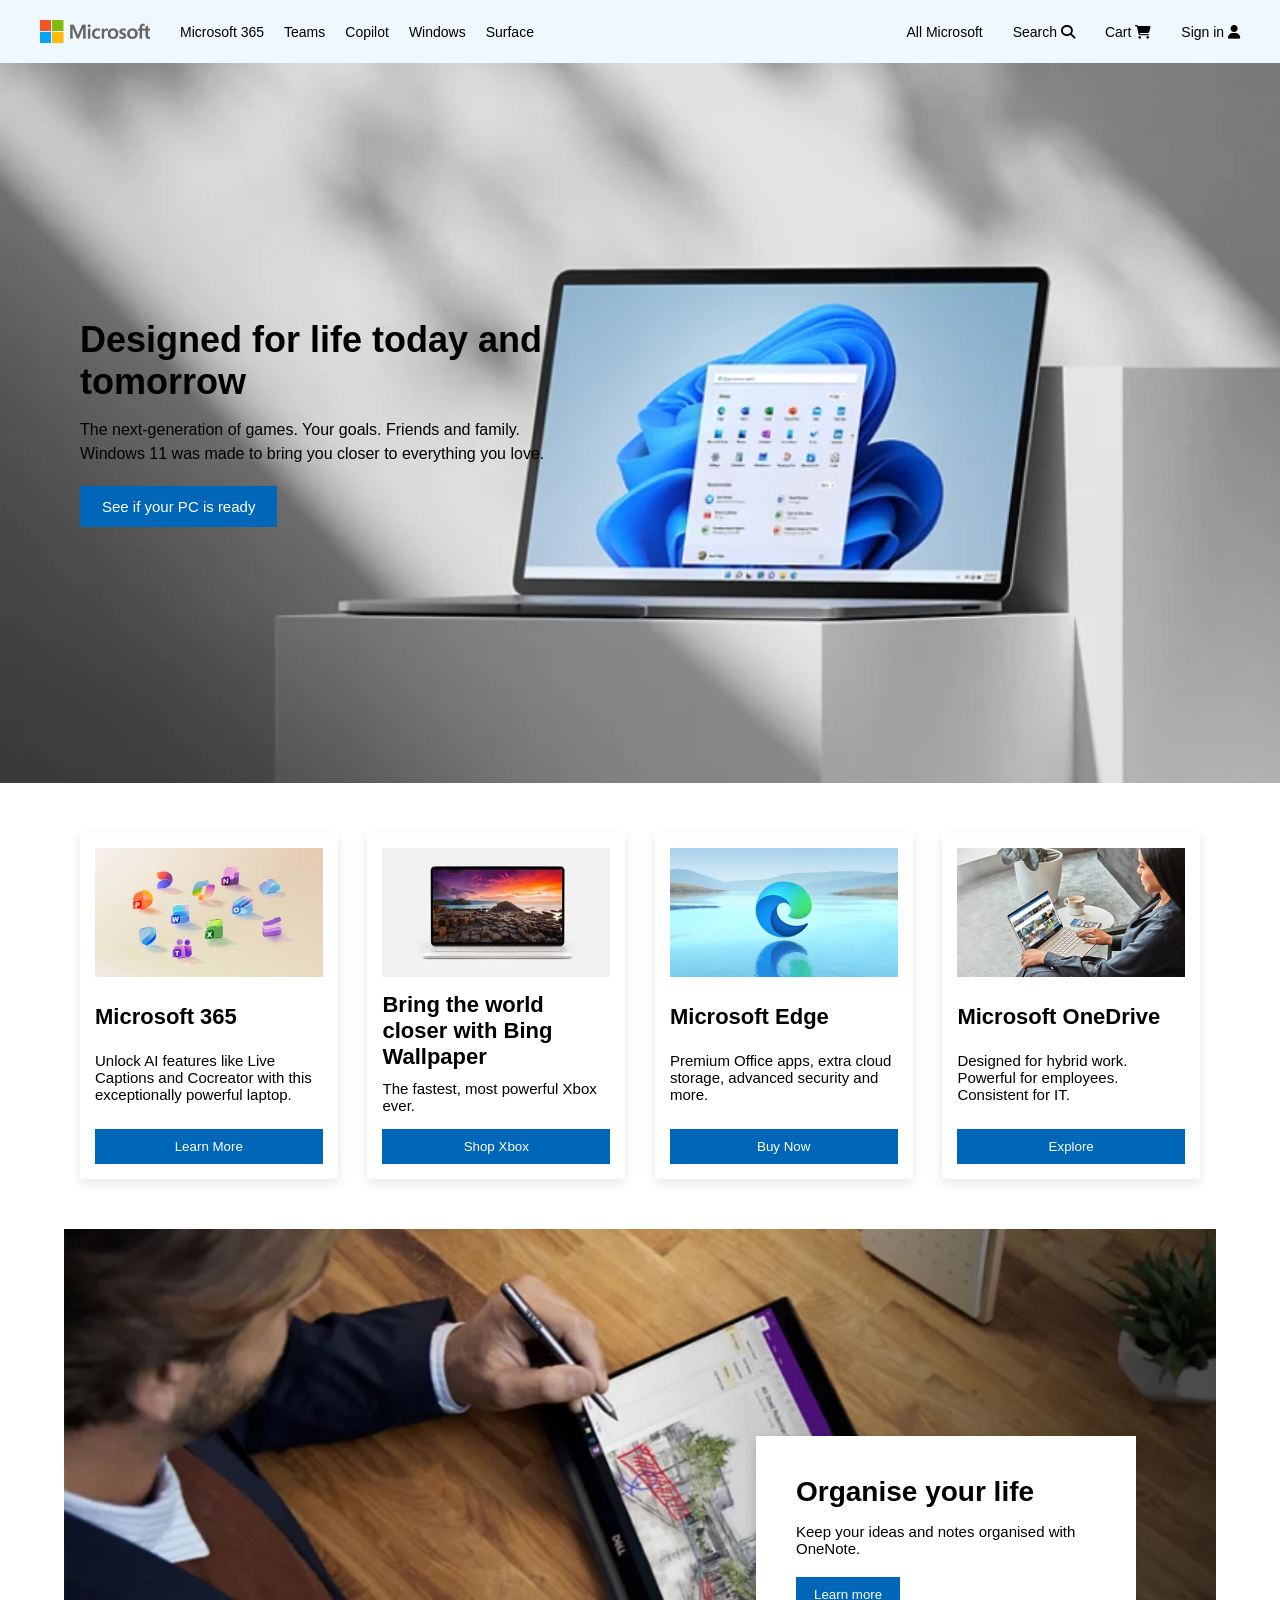
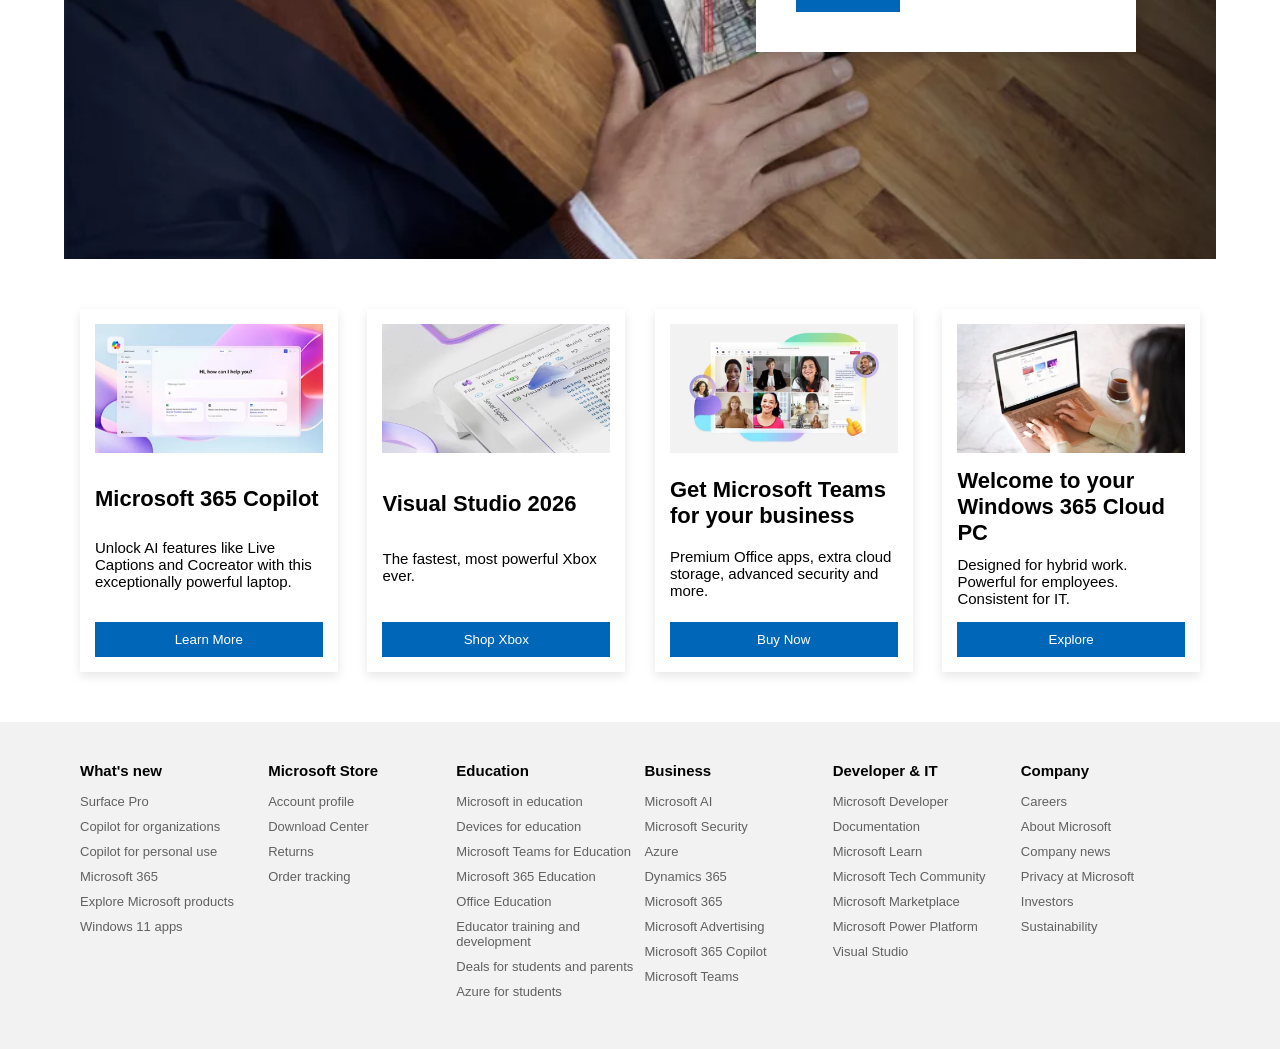
<file: css-project-microsoft-clone-main/css-project-microsoft-clone-main/index.html>
<!DOCTYPE html>
<html lang="en">

<head>
  <meta charset="UTF-8">
  <title>Microsoft Clone</title>
  <link rel="stylesheet" href="style.css">
  <link rel="stylesheet" href="https://cdnjs.cloudflare.com/ajax/libs/font-awesome/6.5.0/css/all.min.css">
</head>

<body>

  <nav class="navbar">

    <!-- Left Side -->
    <div class="nav-left">

      <img src="./images/logo.png" alt="logo" class="logo">

      <ul class="nav-links">
        <li><a href="#">Microsoft 365</a></li>
        <li><a href="#">Teams</a></li>
        <li><a href="#">Copilot</a></li>
        <li><a href="#">Windows</a></li>
        <li><a href="#">Surface</a></li>
      </ul>

    </div>


    <!-- Right Side -->
    <div class="nav-right">

      <ul class="nav-links-right">
        <li><a href="#">All Microsoft</a></li>

        <li>
          <a href="#">Search
            <i class="fa-solid fa-magnifying-glass"></i>
          </a>
        </li>

        <li>
          <a href="#">Cart
            <i class="fa-solid fa-cart-shopping"></i>
          </a>
        </li>

        <li>
          <a href="#">Sign in
            <i class="fa-solid fa-user"></i>
          </a>
        </li>

      </ul>

    </div>

    <div class="hamburger">
      <i class="fa-solid fa-bars"></i>
    </div>

  </nav>

  <section class="banner">

    <div class="banner-content">
      <h1>Designed for life today and tomorrow</h1>
      <p>
        The next-generation of games. Your goals. Friends and family.
        Windows 11 was made to bring you closer to everything you love.
      </p>
      <button class="banner-btn">
        See if your PC is ready
      </button>
    </div>
  </section>

  <section class="cards-section">
    <div class=" card card_animation">
      <img src="./images/card-1.webp" alt="card">
      <h3>Microsoft 365</h3>
      <p>Unlock AI features like Live Captions and Cocreator with this exceptionally powerful laptop.</p>
      <button>Learn More</button>
    </div>

    <div class="card">
      <img src="./images/card-2.webp" alt="card">
      <h3>Bring the world closer with Bing Wallpaper</h3>
      <p>The fastest, most powerful Xbox ever.</p>
      <button>Shop Xbox</button>
    </div>


    <div class="card">
      <img src="./images/card-3.webp" alt="card">
      <h3>Microsoft Edge</h3>
      <p>Premium Office apps, extra cloud storage, advanced security and more.</p>
      <button>Buy Now</button>
    </div>


    <div class="card">
      <img src="./images/card-4.webp" alt="card">
      <h3>Microsoft OneDrive</h3>
      <p>Designed for hybrid work. Powerful for employees. Consistent for IT.</p>
      <button>Explore</button>
    </div>

  </section>

  <section class="onenote-section">

    <div class="onenote-card">

      <h2>Organise your life</h2>

      <p>
        Keep your ideas and notes organised with OneNote.
      </p>

      <button>Learn more</button>

    </div>

  </section>

  <section class="cards-section">

    <div class="card">

      <img src="./images/card-5.webp" alt="card">

      <h3>Microsoft 365 Copilot</h3>

      <p>Unlock AI features like Live Captions and Cocreator with this exceptionally powerful laptop.</p>

      <button>Learn More</button>

    </div>


    <div class="card">

      <img src="./images/card-6.webp" alt="card">

      <h3>Visual Studio 2026</h3>

      <p>The fastest, most powerful Xbox ever.</p>

      <button>Shop Xbox</button>

    </div>


    <div class="card">

      <img src="./images/card-7.webp" alt="card">

      <h3>Get Microsoft Teams for your business</h3>

      <p>Premium Office apps, extra cloud storage, advanced security and more.</p>

      <button>Buy Now</button>

    </div>


    <div class="card">
      <img src="./images/card-8.webp" alt="card">
      <h3>Welcome to your Windows 365 Cloud PC</h3>
      <p>Designed for hybrid work. Powerful for employees. Consistent for IT.</p>
      <button>Explore</button>
    </div>

  </section>

  <footer class="footer">

    <div class="footer-column">
      <h4>What's new</h4>
      <ul>
        <li>Surface Pro</li>
        <li>Copilot for organizations</li>
        <li>Copilot for personal use</li>
        <li>Microsoft 365</li>
        <li>Explore Microsoft products</li>
        <li>Windows 11 apps</li>
      </ul>
    </div>

    <div class="footer-column">
      <h4>Microsoft Store</h4>
      <ul>
        <li>Account profile</li>
        <li>Download Center</li>
        <li>Returns</li>
        <li>Order tracking</li>
      </ul>
    </div>

    <div class="footer-column">
      <h4>Education</h4>
      <ul>
        <li>Microsoft in education</li>
        <li>Devices for education</li>
        <li>Microsoft Teams for Education</li>
        <li>Microsoft 365 Education</li>
        <li>Office Education</li>
        <li>Educator training and development</li>
        <li>Deals for students and parents</li>
        <li>Azure for students</li>
      </ul>
    </div>

    <div class="footer-column">
      <h4>Business</h4>
      <ul>
        <li>Microsoft AI</li>
        <li>Microsoft Security</li>
        <li>Azure</li>
        <li>Dynamics 365</li>
        <li>Microsoft 365</li>
        <li>Microsoft Advertising</li>
        <li>Microsoft 365 Copilot</li>
        <li>Microsoft Teams</li>
      </ul>
    </div>

    <div class="footer-column">
      <h4>Developer & IT</h4>
      <ul>
        <li>Microsoft Developer</li>
        <li>Documentation</li>
        <li>Microsoft Learn</li>
        <li>Microsoft Tech Community</li>
        <li>Microsoft Marketplace</li>
        <li>Microsoft Power Platform</li>
        <li>Visual Studio</li>
      </ul>
    </div>

    <div class="footer-column">
      <h4>Company</h4>
      <ul>
        <li>Careers</li>
        <li>About Microsoft</li>
        <li>Company news</li>
        <li>Privacy at Microsoft</li>
        <li>Investors</li>
        <li>Sustainability</li>
      </ul>
    </div>

  </footer>

  <script>

    const hamburger = document.querySelector(".hamburger");
    const navLinks = document.querySelector(".nav-links");
    const navRight = document.querySelector(".nav-right");

    hamburger.addEventListener("click", () => {
      navLinks.classList.toggle("active");
      navRight.classList.toggle("active");
    });

  </script>
</body>

</html>
</file>
<file: css-project-microsoft-clone-main/css-project-microsoft-clone-main/style.css>
* {
    margin: 0;
    padding: 0;
    box-sizing: border-box;
}

body {
    font-family: Arial, Helvetica, sans-serif;
}

.navbar {
    display: flex;
    justify-content: space-between;
    align-items: center;
    padding: 20px 40px;
}

/* LEFT SIDE */

.nav-left {
    display: flex;
    align-items: center;
    gap: 30px;
}

.logo {
    width: 110px;
}

.nav-links {
    list-style: none;
    display: flex;
    gap: 20px;
}

.nav-links a {
    text-decoration: none;
    color: black;
    font-size: 14px;
}

.nav-links a:hover {
    text-decoration: underline;
}

/* RIGHT SIDE */

.nav-links-right {
    list-style: none;
    display: flex;
    align-items: center;
    gap: 30px;
}

.nav-links-right a {
    text-decoration: none;
    color: black;
    font-size: 14px;
}

.nav-links-right a:hover {
    text-decoration: underline;
}

.banner {
    height: 80vh;
    background-image: url("./images/banner.webp");
    background-size: cover;
    background-position: center;
    display: flex;
    align-items: center;
    padding-left: 80px;
}

.banner-content {
    max-width: 500px;
}

.banner-content h1 {
    font-size: 36px;
    margin-bottom: 15px;
}

.banner-content p {
    font-size: 16px;
    margin-bottom: 20px;
    line-height: 1.5;
}

.banner-btn {
    background: #0067b8;
    color: white;
    border: none;
    padding: 12px 22px;
    font-size: 15px;
    cursor: pointer;
}

.banner-btn:hover {
    background: #00539b;
}

.cards-section {
    display: flex;
    justify-content: space-between;
    padding: 50px 80px;
    gap: 25px;
}

.card {
    width: 23%;
    box-shadow: 0 4px 10px rgba(0, 0, 0, 0.1);
    padding: 15px;
    background: white;
        display: flex;
    flex-direction: column;
    justify-content: space-between;
}
@keyframes pulse {
  0%, 100% { transform: scale(1); }
  50% { transform: scale(1.05); }
}

.card img{
  animation: pulse 3s ease-in-out infinite;
  position: relative;
  z-index: 2;
}
nav {
    background-color: aliceblue;
     position: sticky;
     top: 0;
     z-index: 4;
    backdrop-filter: blur(70px);
     
}
.card img {
    width: 100%;
    margin-bottom: 15px;
}

.card h3 {
    font-size: 22px;
    margin-bottom: 10px;
}

.card p {
    font-size: 15px;
    margin-bottom: 15px;
}

.card button {
    background: #0067b8;
    color: white;
    border: none;
    padding: 10px 18px;
    cursor: pointer;
}

.card button:hover {
    background: #00539b;
}

.onenote-section {
    height: 70vh;
    background-image: url("./images/oneNote.webp");
    background-size: cover;
    background-position: center;
    width: 90%;
    margin: 0 auto;
    display: flex;
    justify-content: flex-end;
    align-items: center;
    padding-right: 80px;
}

.onenote-card {
    background: white;
    padding: 40px;
    width: 380px;
    box-shadow: 0 4px 12px rgba(0, 0, 0, 0.15);
}

.onenote-card h2 {
    font-size: 28px;
    margin-bottom: 15px;
}

.onenote-card p {
    font-size: 15px;
    margin-bottom: 20px;
}

.onenote-card button {
    background: #0067b8;
    color: white;
    border: none;
    padding: 10px 18px;
    cursor: pointer;
}

.onenote-card button:hover {
    background: #00539b;
}

.footer {
    background: #f2f2f2;
    padding: 40px 80px;
    display: flex;
    justify-content: space-between;
}

.footer-column {
    width: 16%;
}

.footer-column h4 {
    font-size: 15px;
    margin-bottom: 15px;
}

.footer-column ul {
    list-style: none;
}

.footer-column li {
    font-size: 13px;
    margin-bottom: 10px;
    color: #616161;
    cursor: pointer;
}

.footer-column li:hover {
    text-decoration: underline;
}

.hamburger {
    display: none;
    font-size: 22px;
    cursor: pointer;
} 

/* Tablet */

@media (max-width:1024px) {

    .cards-section {
        flex-wrap: wrap;
    }

    .card {
        width: 48%;
    }

    .footer {
        flex-wrap: wrap;
        gap: 30px;
    }

    .footer-column {
        width: 30%;
    }

}

/* Mobile */

@media (max-width:768px) {

    .hamburger {
        display: block;
    }

    .nav-links,
    .nav-right {
        display: none;
        position: absolute;
        top: 70px;
        left: 0;
        width: 100%;
        background: white;
        flex-direction: column;
        padding: 20px;
        gap: 15px;
    }

    .nav-links.active,
    .nav-right.active {
        display: flex;
    }

    .navbar {
        padding: 15px 20px;
    }

    .banner {
        padding-left: 30px;
        height: 400px;
    }

    .banner-content h1 {
        font-size: 24px;
    }

    .cards-section {
        flex-direction: column;
        padding: 30px;
    }

    .card {
        width: 100%;
    }

    .onenote-section {
        justify-content: center;
        padding: 20px;
    }

    .onenote-card {
        width: 100%;
    }

    .footer {
        flex-direction: column;
        padding: 30px;
    }

    .footer-column {
        width: 100%;
    }

}
</file>
